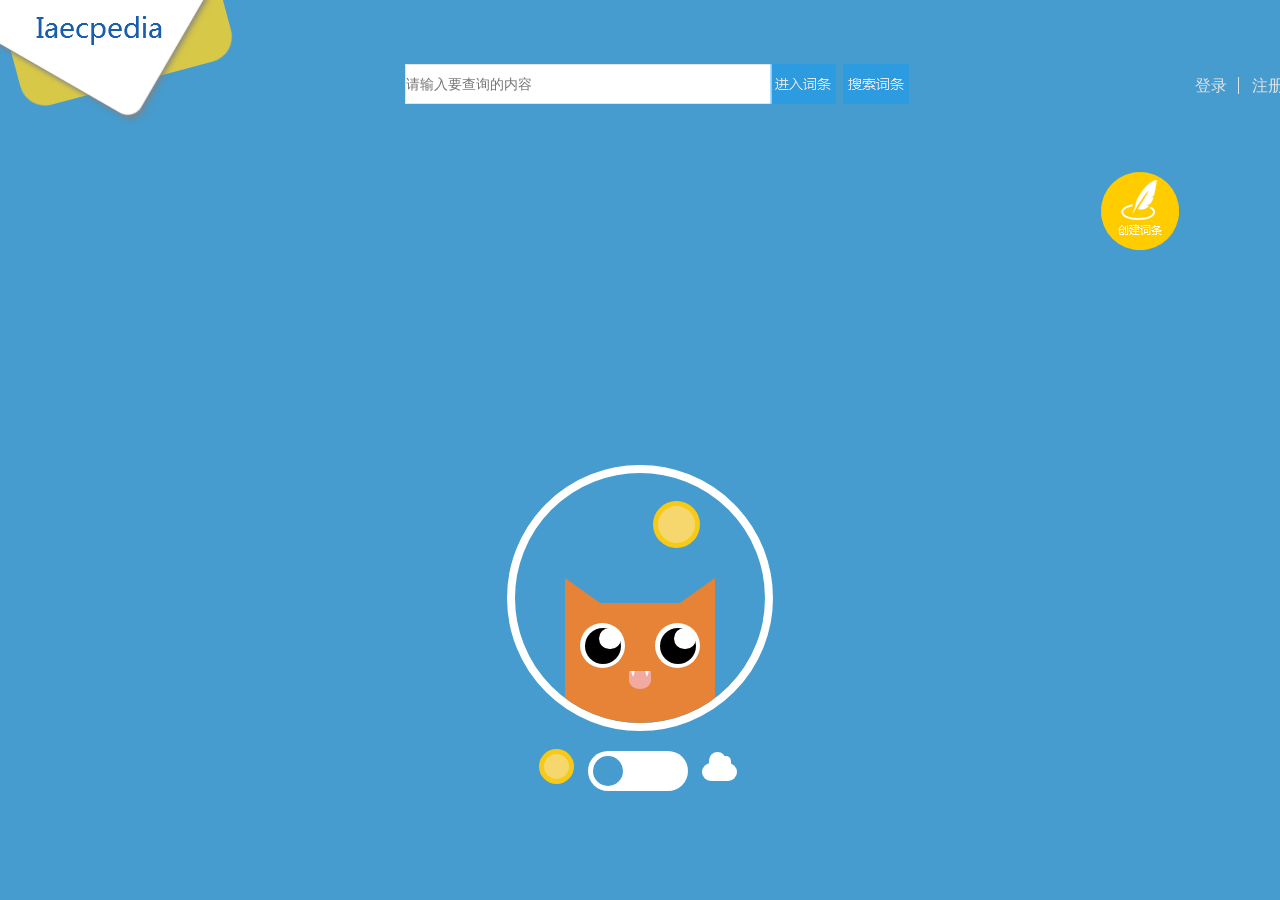
<file: code/Pedia/WebContent/STATIC-INF/index.html>
<!doctype html>
<html>
<head>
	<meta charset="utf-8">
	<title>index</title>
  <link rel="stylesheet" type="text/css" href="css/index.css">
</head>
<body>
  <div id="header">
     <img src="images/index/logo.png"> 
     <div id="scr_wrapper">
       <input type="text" id="keyword" placeholder="请输入要查询的内容">
       <a href="javascript:void(0)" id="entry"><img src="images/index/enter.png"></a>
       <a href="javascript:void(0)" id="search"><img src="images/index/search.png"></a> 
       <div id="about">
       <a href="about/login.html" id="login">登录</a>
       <span id="or"></span>
       <a href="about/register.html" id="register">注册</a>
       </div>
     </div> 
  </div>
  <a href="javascript:void(0)" id="create"><img src="images/index/create.png"></a>
	<div class="container center">
  <div class="row">
    <div class="col-xs-12">
      <div class="circle">
        <div id="sun">
        </div>
        <div id="cloud">
        </div>
        <div class="cat">
          <div class="left-eye">
            <div class="pupil">
              <div class="light"></div>
              <div class="eyelid"></div>
            </div>
          </div>
          <div class="right-eye">
            <div class="pupil">
              <div class="light"></div>
              <div class="eyelid"></div>
            </div>
          </div>
          <div class="mouth"></div>
        </div>
      </div>
    </div>
  </div>
  <div class="row">
    <div class="col-xs-12 centered-text">
      <div class="sun-icon"></div>
      <label class="switch">
                        <input type="checkbox">
                        <div class="slider"></div>
                    </label>
      <div class="cloud-icon"></div>
    </div>
  </div>
</div>
<script type="text/javascript" src="scripts/jquery-2.2.1.js"></script>
<script type="text/javascript" src="scripts/index.js"></script>
</body>
</html>
</file>
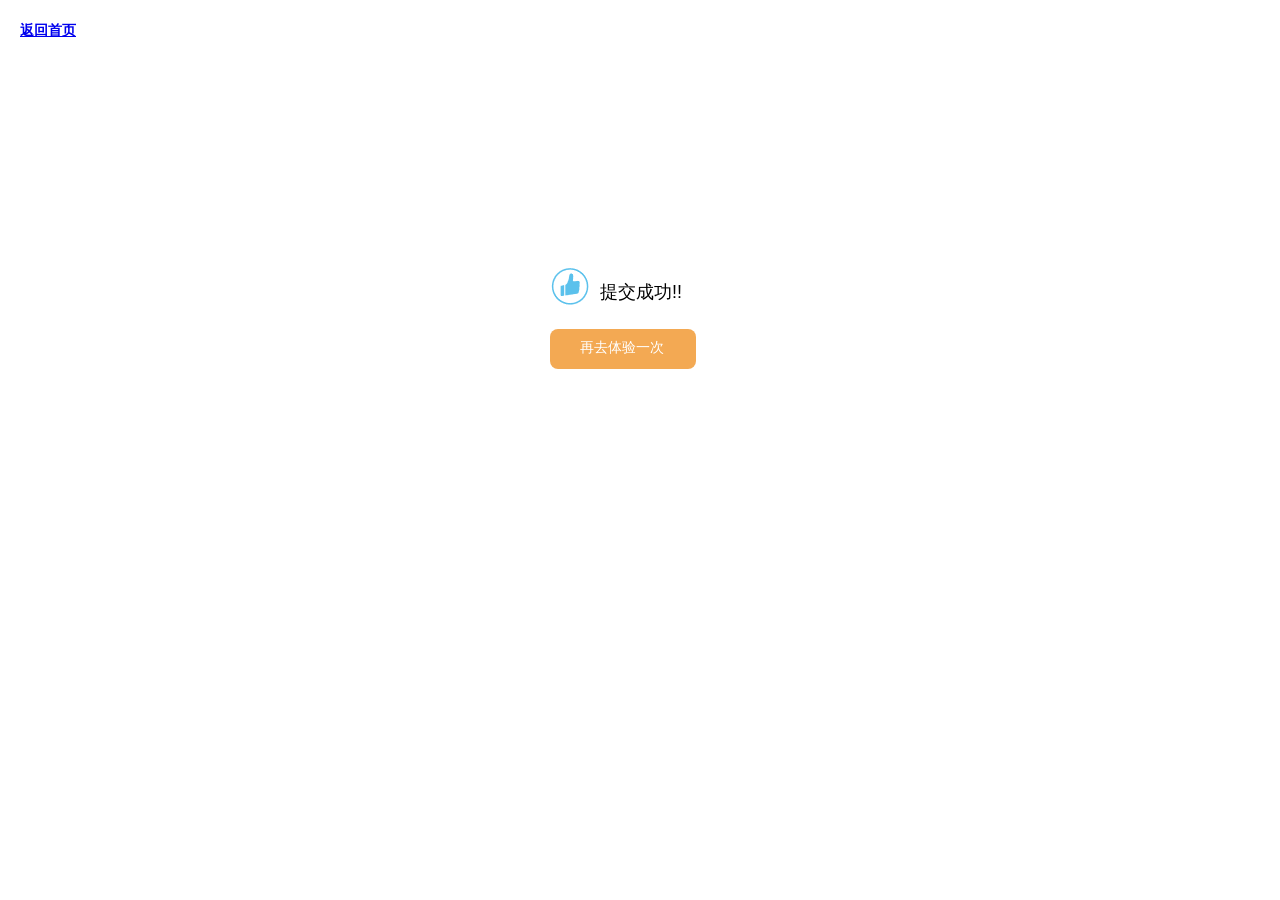
<file: code/Pedia/WebContent/STATIC-INF/about/createDone.html>
<!doctype html>
<html>
<head>
	<meta charset="utf-8">
	<title>createDone</title>
	<style type="text/css">
	html{
       font-family: '微软雅黑','Hiragino Sans GB', "Corbel",'Microsoft Yahei', sans-serif;
       width: 100%;
	}
	:focus{
		outline: none;
	}
	.info {
      position: absolute;
      line-height: 20px;

      left: 20px;
      top: 20px;
      color: #67ADDF;
      font-size: 14px;
      }
    #monocleMan{
      width:100%;
      height:500px;
      cursor:pointer;
    }
    .hint{
       position: relative;
       font-size: 18px;
       width: 160px;
       height: 50px;
       margin-left: auto;
       margin-right: auto;
       top: 240px;
     }
     .praise img{
     	position: relative;
     	top: 8px;
     	left: -10px;
     }
     #link{
      text-decoration: none;
        position: relative;
        font-size: 14px;
        left: -10px;
        border-radius:8px;
        width: 116px;
        height: 30px;
        display: block;
        color: white;
        background-color: #f3a953;
        margin-top: 25px;
        padding-left: 30px;
        padding-top: 10px;
        cursor: pointer;
     }
	</style>
</head>
<body>
  <div class="info">
  <b><a href="javascript:void(0)">返回首页</a></b>
  </div>
  <div class="hint">
  	<p class="praise"><img src="../images/createDone/good.png">提交成功!!</p>
  	<a id="link" href="javascript:void(0)">再去体验一次</a>
  </div>
  <script type="text/javascript" src="../scripts/jquery-2.2.1.js"></script>
  <script type="text/javascript">
    var userName="null";
    $(function(){              //如果用户是已登录状态，右上角显示用户名
      var tag="?";
      var url=decodeURI(location.href);
      if(url.indexOf(tag)!=-1){
        var tmp=url.split("?")[1];
        if(tmp!=""){
          userName=tmp.split("=")[1];
        }
      }
      $(".info").find("a").click(function(){
          window.location.href=encodeURI("../index.html"+"?"+"username="+userName);
      });
      $("#link").click(function(){
          window.location.href=encodeURI("createLemma.html"+"?"+"username="+userName);
      });
    });
	 (function snowflakeCursor() {
     var possibleEmoji = ["❄️"]
     var width = window.innerWidth;
     var height = window.innerHeight;
     var cursor = {x: width/2, y: width/2};
     var particles = [];
   function init() {
    bindEvents();
    loop();
   }
   // Bind events that are needed
   function bindEvents() {
    document.addEventListener('mousemove', onMouseMove);
    document.addEventListener('touchmove', onTouchMove);
    document.addEventListener('touchstart', onTouchMove);   
    window.addEventListener('resize', onWindowResize);
   } 
   function onWindowResize(e) {
    width = window.innerWidth;
    height = window.innerHeight;
   } 
   function onTouchMove(e) {
    if( e.touches.length > 0 ) {
      for( var i = 0; i < e.touches.length; i++ ) {
        addParticle( e.touches[i].clientX, e.touches[i].clientY, possibleEmoji[Math.floor(Math.random()*possibleEmoji.length)]);
      }
    }
   } 
   function onMouseMove(e) {    
    cursor.x = e.clientX;
    cursor.y = e.clientY;  
    addParticle( cursor.x, cursor.y, possibleEmoji[Math.floor(Math.random()*possibleEmoji.length)]);
   }  
   function addParticle(x, y, character) {
    var particle = new Particle();
    particle.init(x, y, character);
    particles.push(particle);
   } 
   function updateParticles() {  
    // Updated
    for( var i = 0; i < particles.length; i++ ) {
      particles[i].update();
    } 
    // Remove dead particles
    for( var i = particles.length -1; i >= 0; i-- ) {
      if( particles[i].lifeSpan < 0 ) {
        particles[i].die();
        particles.splice(i, 1);
      }
    }    
   } 
   function loop() {
    requestAnimationFrame(loop);
    updateParticles();
   }
   function Particle() {
     this.initialStyles ={
      "position": "absolute",
      "display": "block",
      "pointerEvents": "none",
      "z-index": "10000000",
      "fontSize": "16px",
      "will-change": "transform"
    };
    // Init, and set properties
    this.init = function(x, y, character) {
      this.velocity = {
        x:  (Math.random() < 0.5 ? -1 : 1) * (Math.random() / 2),
        y: (1 + Math.random())
      };    
      this.lifeSpan = 120 + Math.floor(Math.random() * 60); //ms     
      this.position = {x: x - 20, y: y - 20};
      this.element = document.createElement('span');
      this.element.innerHTML = character;
      applyProperties(this.element, this.initialStyles);
      this.update();     
      document.body.appendChild(this.element);
    };  
    this.update = function() {
      this.position.x += this.velocity.x;
      this.position.y += this.velocity.y;    
      this.velocity.x += (Math.random() < 0.5 ? -1 : 1) * 2 / 75;
      this.velocity.y -= Math.random() / 400;     
      this.lifeSpan--;
      this.element.style.transform = "translate3d(" + this.position.x + "px," + this.position.y + "px,0) scale(" + (this.lifeSpan / 180) + ") rotate("
     + (2 * this.lifeSpan) + "deg)";  
    }   
    this.die = function() {
      this.element.parentNode.removeChild(this.element);
    }    
  }
  // Applies css `properties` to an element.
  function applyProperties( target, properties ) {
    for( var key in properties ) {
      target.style[ key ] = properties[ key ];
    }
  }  
  init();
  })();
  </script>
</body>
</html>
</file>
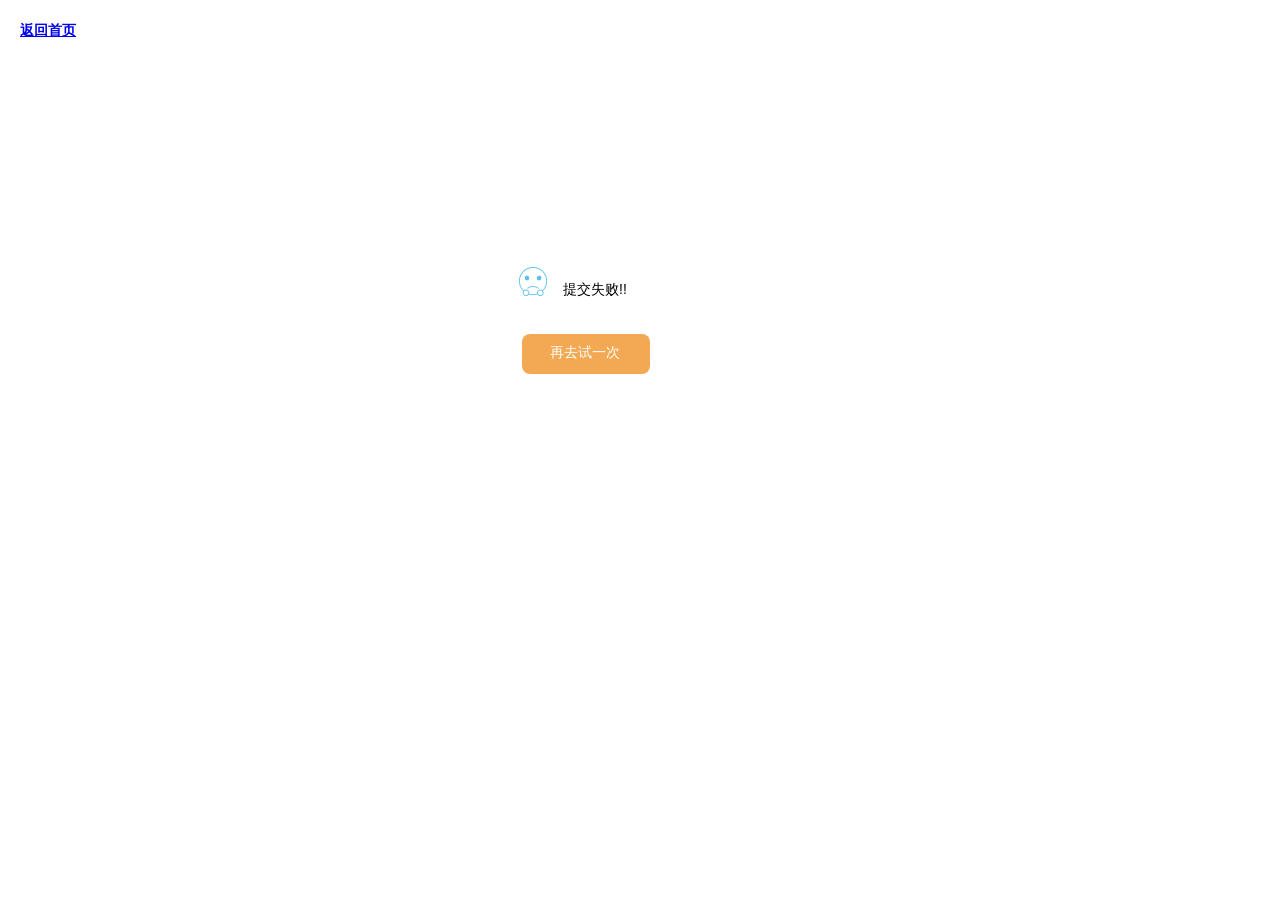
<file: code/Pedia/WebContent/STATIC-INF/about/createFail.html>
<!doctype html>
<html>
<head>
	<meta charset="utf-8">
	<title>createDone</title>
	<style type="text/css">
	html{
       font-family: '微软雅黑','Hiragino Sans GB', "Corbel",'Microsoft Yahei', sans-serif;
       width: 100%;
	}
	:focus{
		outline: none;
	}
	.info {
      position: absolute;
      line-height: 20px;

      left: 20px;
      top: 20px;
      color: #67ADDF;
      font-size: 14px;
      }
    #monocleMan{
      width:100%;
      height:500px;
      cursor:pointer;
    }
    .hint{
       position: relative;
       font-size: 14px;
       width: 560px;
       height: 50px;
       margin-left: auto;
       margin-right: auto;
       top: 240px;
     }
     .comfort{
      position: relative;
      left: 150px;
     }
     .comfort img{
     	position: relative;
     	top: 8px;
     	left: -2px;
     }
     #link{
      text-decoration: none;
      position: relative;
      font-size: 14px;
      left: 162px;
      top: 10px;
      border-radius:8px;
      width: 100px;
      height: 30px;
      display: block;
      color: white;
      background-color: #f3a953;
      margin-top: 25px;
      padding-left: 28px;
      padding-top: 10px;
      cursor: pointer;
     }
	</style>
</head>
<body>
  <div class="info">
  <b><a href="javascript:void(0)">返回首页</a></b>
  </div>
  <div class="hint">
  	<p class="comfort"><img src="../images/createFail/bad.png"><span class="bad">提交失败!!</span></p>
    <a id="link" href="javascript:void(0)">再去试一次</a>
  </div>
  
  <script type="text/javascript" src="../scripts/jquery-2.2.1.js"></script>
  <script type="text/javascript">
  var msg="";
  var userName="null";
  $(function(){
    var url=decodeURI(location.href);
    var tmp1=url.split("?")[1];
    if(tmp1!=""){
        var tmp2=tmp1.split("&")[0];
        var tmp3=tmp1.split("&")[1];
        if(tmp2!=""){
          msg=tmp2.split("=")[1];
          if(msg!=""){
            $(".bad").text(msg);
          }
        }
        if(tmp3!=""){
          userName=tmp3.split("=")[1];
        }
    }
    $(".info").find("a").click(function(){
        window.location.href=encodeURI("../index.html"+"?"+"username="+userName);
    });
    $("#link").click(function(){
        window.location.href=encodeURI("createLemma.html"+"?"+"username="+userName);
    });
});
	(function snowflakeCursor() {
     var possibleEmoji = ["❄️"]
     var width = window.innerWidth;
     var height = window.innerHeight;
     var cursor = {x: width/2, y: width/2};
     var particles = [];
  function init() {
    bindEvents();
    loop();
  }
  // Bind events that are needed
  function bindEvents() {
    document.addEventListener('mousemove', onMouseMove);
    document.addEventListener('touchmove', onTouchMove);
    document.addEventListener('touchstart', onTouchMove);   
    window.addEventListener('resize', onWindowResize);
  } 
  function onWindowResize(e) {
    width = window.innerWidth;
    height = window.innerHeight;
  } 
  function onTouchMove(e) {
    if( e.touches.length > 0 ) {
      for( var i = 0; i < e.touches.length; i++ ) {
        addParticle( e.touches[i].clientX, e.touches[i].clientY, possibleEmoji[Math.floor(Math.random()*possibleEmoji.length)]);
      }
    }
  } 
  function onMouseMove(e) {    
    cursor.x = e.clientX;
    cursor.y = e.clientY;  
    addParticle( cursor.x, cursor.y, possibleEmoji[Math.floor(Math.random()*possibleEmoji.length)]);
  }  
  function addParticle(x, y, character) {
    var particle = new Particle();
    particle.init(x, y, character);
    particles.push(particle);
  } 
  function updateParticles() {  
    // Updated
    for( var i = 0; i < particles.length; i++ ) {
      particles[i].update();
    } 
    // Remove dead particles
    for( var i = particles.length -1; i >= 0; i-- ) {
      if( particles[i].lifeSpan < 0 ) {
        particles[i].die();
        particles.splice(i, 1);
      }
    }    
  } 
  function loop() {
    requestAnimationFrame(loop);
    updateParticles();
  }
  function Particle() {
    this.initialStyles ={
      "position": "absolute",
      "display": "block",
      "pointerEvents": "none",
      "z-index": "10000000",
      "fontSize": "16px",
      "will-change": "transform"
    };
    // Init, and set properties
    this.init = function(x, y, character) {
      this.velocity = {
        x:  (Math.random() < 0.5 ? -1 : 1) * (Math.random() / 2),
        y: (1 + Math.random())
      };    
      this.lifeSpan = 120 + Math.floor(Math.random() * 60); //ms     
      this.position = {x: x - 20, y: y - 20};
      this.element = document.createElement('span');
      this.element.innerHTML = character;
      applyProperties(this.element, this.initialStyles);
      this.update();     
      document.body.appendChild(this.element);
    };  
    this.update = function() {
      this.position.x += this.velocity.x;
      this.position.y += this.velocity.y;    
      this.velocity.x += (Math.random() < 0.5 ? -1 : 1) * 2 / 75;
      this.velocity.y -= Math.random() / 400;     
      this.lifeSpan--;
      this.element.style.transform = "translate3d(" + this.position.x + "px," + this.position.y + "px,0) scale(" + (this.lifeSpan / 180) + ") rotate("
+ (2 * this.lifeSpan) + "deg)";  
    }   
    this.die = function() {
      this.element.parentNode.removeChild(this.element);
    }    
  }
  // Applies css `properties` to an element.
  function applyProperties( target, properties ) {
    for( var key in properties ) {
      target.style[ key ] = properties[ key ];
    }
  }  
  init();
})();
</script>
</body>
</html>
</file>
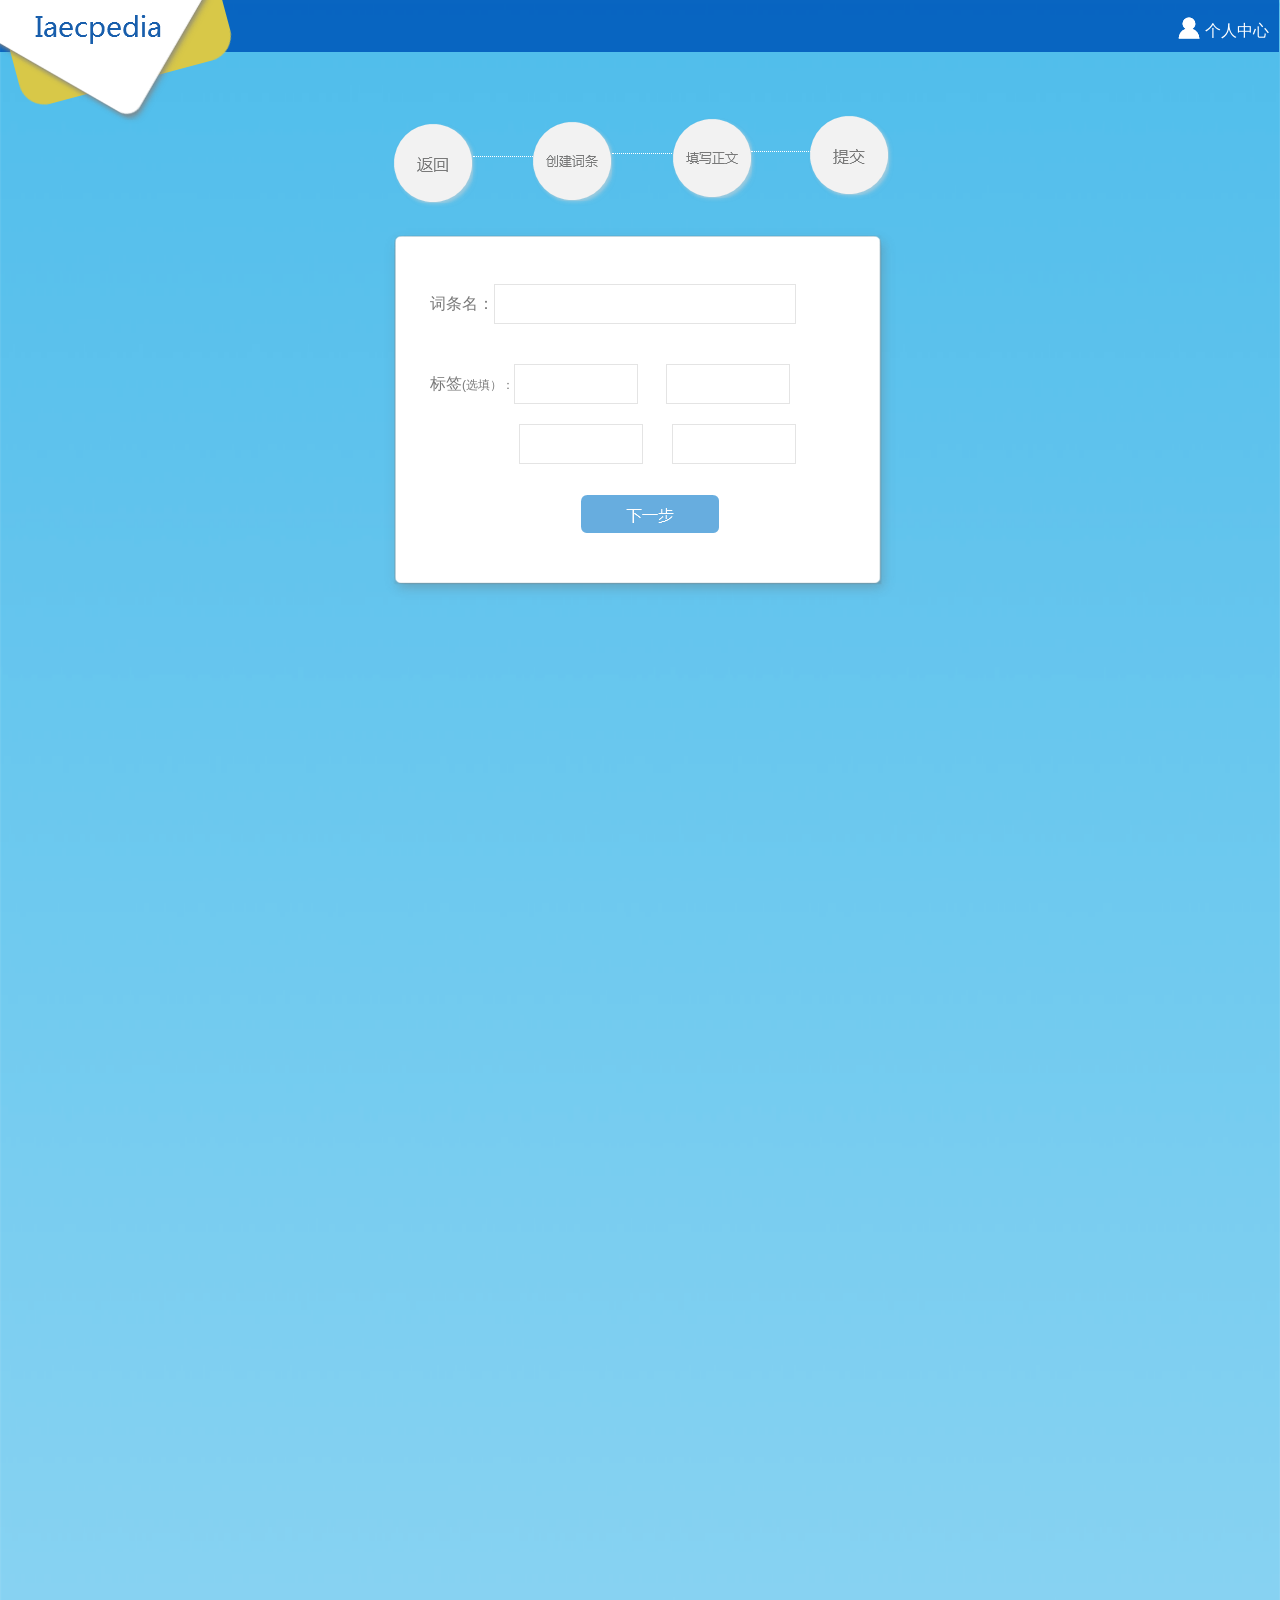
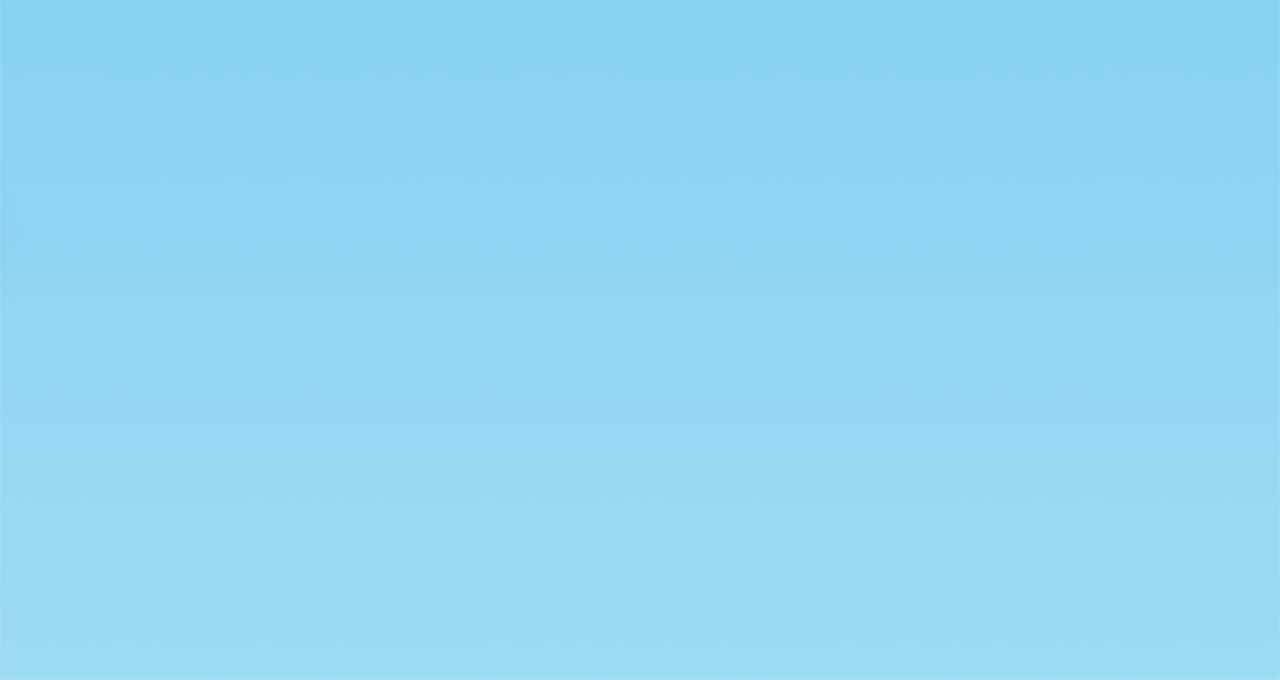
<file: code/Pedia/WebContent/STATIC-INF/about/createLemma.html>
<!doctype html>
<html>
<head>
    <meta charset="utf-8">
	<title></title>
	<link rel="stylesheet" type="text/css" href="../css/createLemma.css">
</head>
<body>
	<div id="header">
		<img src="../images/createLemma/logo.png">
		<div id="user">
			<a href="self.html"><img src="../images/createLemma/userCenter.png"><p>个人中心</p></a>			
		</div>
	</div>
    <div id="navigateBar">
    	<div id="stage0"><a href="javascript:void(0)" class="goback_default"></a></div>
    	<span class="connect span1"></span>
    	<div id="stage1"><a href="#none" class="list_default"></a></div>
    	<span class="connect span2"></span>
    	<div id="stage2"><a href="#none" class="list_default"></a></div>
    	<span class="connect span3"></span>
    	<div id="stage3"><a href="#none" class="list_default"></a></div>
    </div>
	<div id="maincontainer">
		<div id="step1">
			<p id="lemmaName">词条名：<input type="text"></p>
			<p id="labelList">标签<span class="remarks">(选填）：</span><input type="text" class="tag1 tag"><input type="text" class="tag2 tag"><br/><input type="text" class="tag3 tag"><input type="text" class="tag4 tag"></p>
			<a id="scr1"><img src="../images/createLemma/next.png"></a>
		</div>
		<div id="step2">
	        <p class="textLabel">正文</p>
	        <textarea id="text"></textarea>
	        <a id="pre"><img src="../images/createLemma/pre.png"></a>
	        <a id="next"><img src="../images/createLemma/next.png"></a>
		</div>
		<div id="step3">
		    <form id="upload_form">
		    <input type="text" id="lemmaId" name="eid" value="" style="display:none">
			<input type="text" id="lemma" name="entryName" readonly="readonly">
			<p id="labelmark">标签</p>
			<div id="tags">
			    <input type="text" name="label1" class="tally tally1" style="display:none" value="">
			    <input type="text" name="label2" class="tally tally2" style=" display:none" value="">
			    <input type="text" name="label3" class="tally tally3" style="display:none" value="">
			    <input type="text" name="label4" class="tally tally4" style="display:none" value="">
			</div>
			<span id="verLine"></span>
			<div id="starboard">
				<input type="file" name="file" id="upload" accept="image/*" style="display:none">
	            <a id="addPhoto"><img src="../images/createLemma/addPhoto.png" alt="预览图"></a>
			</div>
			<span class="cutLine cut"></span>
			<p class="textLabel label2">正文</p>
			<p class="textArea"></p>
			<input type="text" readonly="readonly" name="entryContent" id="realText" style=" opacity: 0;">
			<a id="prev"><img src="../images/createLemma/pre.png"></a>
	        <input id="submit" type="button"/>
	        </form>
		</div>
	</div>
	<script type="text/javascript" src="../scripts/jquery-2.2.1.js"></script>
	<script type="text/javascript" src="../scripts/createLemma.js"></script>
</body>
</html>
</file>
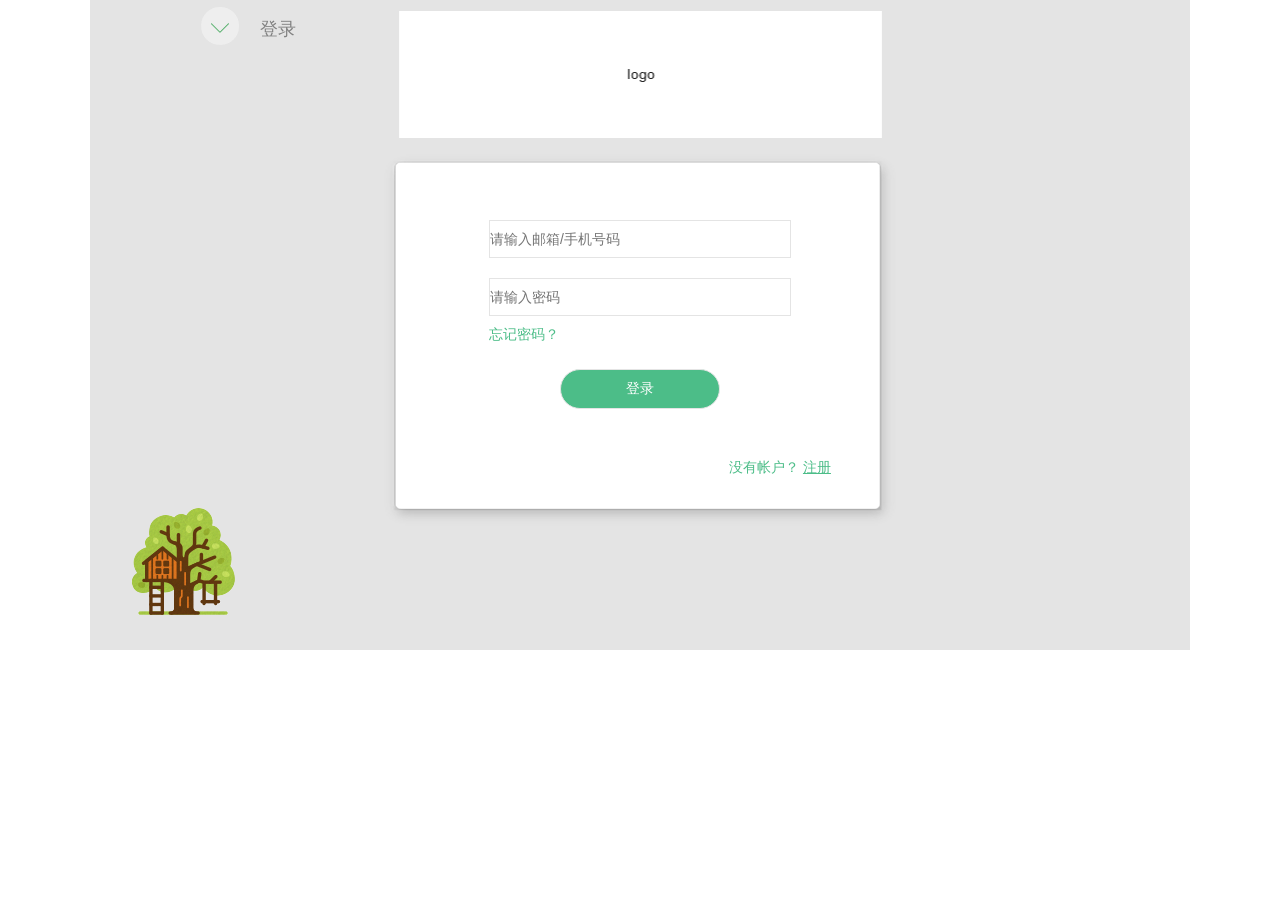
<file: code/Pedia/WebContent/STATIC-INF/about/login.html>
<!doctype html>
<html>
	<meta charset="utf-8">
<head>
<title>log</title>
<link rel="stylesheet" type="text/css" href="../css/login.css">
</head>
<body>
	<div id="mainwindow">
		<div id="header">
			<div id="tip">
				<div id="wrapper">
					<a id="goback" href="#"><img src="../images/login/goback.png"></a>
					<p id="log">登录</p>
				</div>
			</div>
			<img id="logo" src="../images/login/logo.png" alt="logo" />
		</div>
		<div id="maincontainer">
			<form action="#" method="POST">
				<p>
					<input type="text" name="username" id="username" class="label"
						placeholder="请输入邮箱/手机号码" required /><br /> <input
						type="password" name="password" id="password" class="label"
						placeholder="请输入密码" required /><br />
				</p>
				<p>
					<a class="hint" href="findBackPsw.html">忘记密码？</a>
				</p>
				<p>
					<input type="button" id="submit" value="登录">
				</p>
				<p id="login">
					<span id="span1">没有帐户？</span> <span id="span2"><a
						href="register.html">注册</a></span>
				</p>
			</form>
		</div>
		<div id="footer">
			<img id="tree" src="../images/login/tree.png" alt="a tree" />
		</div>
	</div>
	<script src="../scripts/jquery-1.6.2.js"></script>
	<script src="../scripts/login.js"></script>
</body>
</html>
</file>
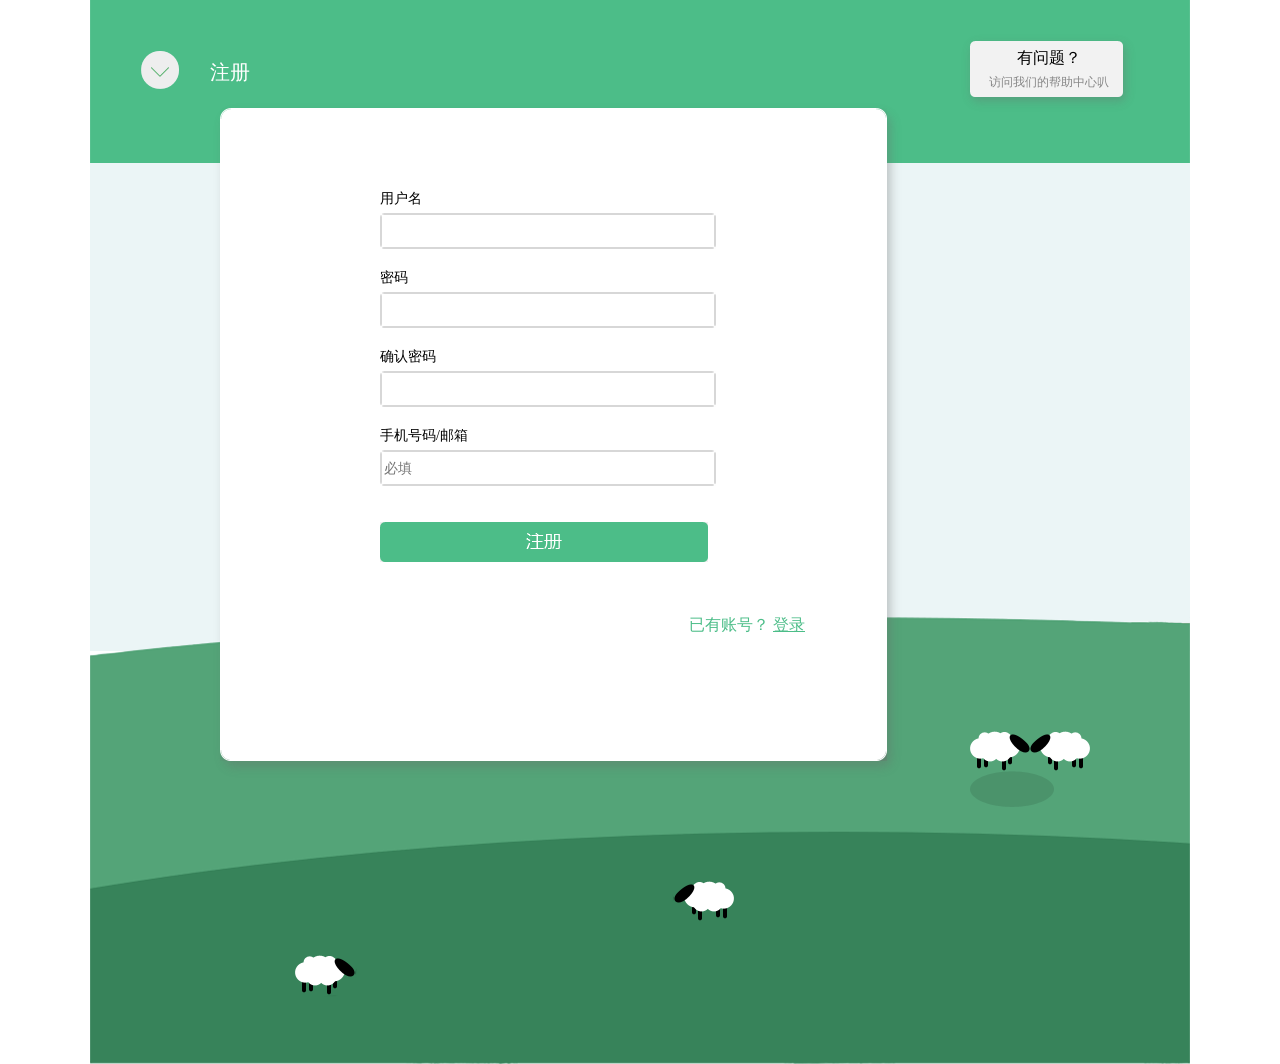
<file: code/Pedia/WebContent/STATIC-INF/about/register.html>
<!DOCTYPE html>
<html lang="en">
<head>
<meta charset="UTF-8">
<title>register</title>
<link rel="stylesheet" type="text/css" href="../css/register.css">
<script type="text/javascript" src="../scripts/jquery-2.2.1.js"></script>
<script type="text/javascript" src="../scripts/jquery.rotate.min.js"></script>
<script type="text/javascript" src="../scripts/register.js"></script>
</head>
<body>
	<div id="all">
		<div id="back_Btn">
			<a href="login.html"><img
				src="../images/register/goback_default.png" alt="回退按钮" /></a>
			<p>注册</p>
		</div>
		<div id="help_Btn">
			<div>
				<p>有问题？</p>
				<p class="little_Font">访问我们的帮助中心叭</p>
			</div>
		</div>
		<div id="content_Table">
			<div id="register_Form">
				<p class="label">用户名</p>
				<input type="text" name="nickName" required> <br>
				<!-- <p class="label">所属学校（请选择）</p>
				<select name="school">
					<option value="1">华南理工大学</option>
					<option value="2">中山大学</option>
					<option value="3">广州大学</option>
					<option value="4">广州工业大学</option>
					<option value="5">广州外语外贸大学</option>
					<option value="6">广州中医药大学</option>
					<option value="7">华南师范大学</option>
					<option value="8">广州美术学院</option>
					<option value="9">广东医学院</option>
					<option value="10">星海音乐学院</option>
				</select> <br> -->
				<p class="label" id="password">密码</p>
				<input type="password" name="password" required> <br>
				<p class="label" id="pwdConfirm">确认密码</p>
				<input type="password" name="passwordConfirm" required> <br>
				<p class="label" id="account">手机号码/邮箱</p>
				<input type="text" name="contactInfo" placeholder="必填" required>
				<br> <br> <br>
				<button name="register" id="register_Btn" value=""
					onclick="register()"></button>
			</div>
			<p id="login">
				<span>已有账号？</span> <a href="login.html">登录</a>
			</p>
		</div>
		<div id="footer">
			<img src="../images/register/twoSheep.png" alt="小羊" id="twoSheep" />
			<img src="../images/register/leftSheep.png" alt="小羊" id="leftSheep" />
			<img src="../images/register/rightSheep.png" alt="小羊" id="rightSheep" />
		</div>
	</div>

</body>
</html>
</file>
<file: code/Pedia/WebContent/STATIC-INF/css/index.css>
*{
  margin:0;
  padding: 0;
}
:focus{
  outline: none;
}
body{
      background-color: #469CCE;
      transition: background-color 1s linear;
      -webkit-transition: background-color 1s linear;
      -moz-transition: background-color 1s linear;
      -o-transition: background-color 1s linear;
     }
#scr_wrapper{
  position: relative;
  width: 950px;
  height: 42px;
  margin-right: auto;
  margin-left: auto;
  top: -66px;
}
#scr_wrapper a{
  font-size: 16px;
  color: #e4e4e4;
  text-decoration: none;
  font-family: '微软雅黑','Hiragino Sans GB', "Corbel",'Microsoft Yahei', sans-serif;
}
#scr_wrapper a:hover{
  text-decoration: underline;
}
#keyword{
  position: relative;
  left: 240px;
  top: -16px;
  width: 365px;
  height: 38px;
  border: 1px solid #E4E4E4;   
  font-size: 14px;
  font-family: '微软雅黑','Hiragino Sans GB', "Corbel",'Microsoft Yahei', sans-serif;
  color: #434343;
}
#entry{
  position: relative;
  left: 233px;
}
#search{
  position: relative;
  left: 234px;
}
#about{
  position: relative;
  height: 24px;
  width: 100px;
  top: -44px;
  left: 1030px;
}
#or{
  border:none;
  border-left:1px solid #e4e4e4;
  height:15px;
  width:1px;
  position: relative;
  left:7px;
}
#register{
  position: relative;
  left: 20px;
}
#create{
  position: fixed;
  float: right;
  right:100px;
}
.user{
  position: relative;
  width: 170px;
  left: 20px;
  color: #ffffff;
  font-size: 14px;
  font-family: '微软雅黑','Hiragino Sans GB', "Corbel",'Microsoft Yahei', sans-serif;
  cursor: pointer;
}
.user:hover{
  text-decoration: underline;
}
    .center {
      position: absolute;
      left: 50%;
      top: 70%;
      transform: translate(-50%, -50%);
    }
    .circle {
      position: relative;
      margin: 0 auto;
      margin-bottom: 20px;
      width: 23%;
      min-width: 250px;
      min-height: 250px;
      border-radius: 50%;
      background-color: inherit;
      border: 8px solid white;
      overflow: hidden;
    }
    .circle:after {
      display: block;
      content: "";
      padding-bottom: 100%;
    }
    .cat {
      position: absolute;
      bottom: -20px;
      left: 20%;
      height: 55%;
      width: 60%;
      background-color: #E78336;
      border-bottom-style: solid;
      border-bottom-color: #E78336;
      transition: background-color 1s linear, border-bottom-color 1s linear;
      -webkit-transition: background-color 1s linear, border-bottom-color 1s linear;
      -moz-transition: background-color 1s linear, border-bottom-color 1s linear;
      -o-transition: background-color 1s linear, border-bottom-color 1s linear;
      animation: bouncy-cat 2s ease-in-out infinite;
      -webkit-animation: bouncy-cat 2s ease-in-out infinite;
      -moz-animation: bouncy-cat 2s ease-in-out infinite;
      -o-animation: bouncy-cat 2s ease-in-out infinite;
    }
    .cat:before,
    .cat:after {
      position: absolute;
      content: "";
      bottom: 100%;
      border-bottom-style: solid;
      border-bottom-width: 25px;
      border-bottom-color: inherit;
    }
    .cat:before {
      border-left: 0px solid transparent;
      border-right: 35px solid transparent;
    }
    .cat:after {
      border-left: 35px solid transparent;
      border-right: 0px solid transparent;
      right: 0;
    }
    @keyframes bouncy-cat {
      0% {
        bottom: -20px;
      }
      50% {
        bottom: -30px;
      }
      100% {
        bottom: -20px;
      }
    }
/* CAT'S EYES */
  .left-eye,
  .right-eye {
    position: absolute;
    top: 15%;
    width: 30%;
    height: auto;
    padding-top: 30%;
    border-radius: 50%;
    background-color: white;
    overflow: hidden;
  }
  .left-eye {
    left: 10%;
  }
  .right-eye {
    right: 10%;
  }
  .pupil {
    position: absolute;
    bottom: 10%;
    left: 10%;
    width: 80%;
    height: auto;
    padding-top: 80%;
    border-radius: 50%;
    background-color: black;
  }
 .light {
    position: absolute;
    top: 0;
    right: 0;
    width: 60%;
    height: auto;
    padding-top: 60%;
    border-radius: 50%;
    background-color: white;
  }
  .eyelid {
    position: absolute;
    left: -20%;
    bottom: 120%;
    width: 140%;
    height: 140%;
    background-color: #E78336;
    transition: background-color 1s linear;
    -webkit-transition: background-color 1s linear;
    -moz-transition: background-color 1s linear;
    -o-transition: background-color 1s linear;
    transition: bottom 0.5s linear;
    -webkit-transition: bottom 0.5s linear;
    -moz-transition: bottom 0.5s linear;
    -o-transition: bottom 0.5s linear;
  }
/* CAT'S MOUTH */
  .mouth {
    position: absolute;
    top: 50%;
    left: 42.5%;
    width: 15%;
    height: 13%;
    border-radius: 0 0 90% 90%;
    background-color: #F1A9A0;
    overflow: hidden;
    transition: border-radius 0.25s linear;
    -webkit-transition: border-radius 0.25s linear;
    -moz-transition: border-radius 0.25s linear;
    -o-transition: border-radius 0.25s linear;
    transition-delay: 0.25s;
    -webkit-transition-delay: 0.25s;
    -moz-transition-delay: 0.25s;
    -o-transition-delay: 0.25s;
  }
  .mouth:before,
  .mouth:after {
    position: absolute;
    display: block;
    content: "";
    top: 0;
    border-top: 6px solid white;
    border-left: 2px solid transparent;
    border-right: 2px solid transparent;
  }
  .mouth:before {
    left: 10%;
  }
  .mouth:after {
    right: 10%;
  }
/* SUNNY */
  .sun {
    position: absolute;
    width: 15%;
    height: auto;
    padding-top: 15%;
    border-radius: 50%;
    background-color: #F5D76E;
    box-shadow: 0px 0px 0px 5px #F7CA18;
    animation: sunny 2s infinite ease-in-out;
    -webkit-animation: sunny 2s infinite ease-in-out;
    -moz-animation: sunny 2s infinite ease-in-out;
    -o-animation: sunny 2s infinite ease-in-out;
    transition: left 1s linear, top 1s linear;
    -webkit-transition: left 1s linear, top 1s linear;
    -moz-transition: left 1s linear, top 1s linear;
    -o-transition: left 1s linear, top 1s linear;
  }
  @keyframes sunny {
    0% {
      box-shadow: 0px 0px 0px 5px #F7CA18;
    }
    50% {
      box-shadow: 0px 0px 0px 8px #F7CA18;
    }
    100% {
      box-shadow: 0px 0px 0px 5px #F7CA18;
    }
  }
/* CLOUDY */
  .cloud {
    position: absolute;
    top: 22%;
    width: 35%;
    height: 12.5%;
    border-radius: 50px;
    background-color: white;
    animation: bouncy-cloud 2s infinite ease-in-out;
    -webkit-animation: bouncy-cloud 2s infinite ease-in-out;
    -moz-animation: bouncy-cloud 2s infinite ease-in-out;
    -o-animation: bouncy-cloud 2s infinite ease-in-out;
    transition: left 1s linear;
    -webkit-transition: left 1s linear;
    -moz-transition: left 1s linear;
    -o-transition: left 1s linear;
  }
  .cloud:before,
  .cloud:after,
  .cloud-icon:before,
  .cloud-icon:after {
    position: absolute;
    content: "";
    border-radius: 50px;
    background-color: inherit;
  }
  .cloud:before,
  .cloud-icon:before {
    left: 20%;
    top: -60%;
    width: 50%;
    height: 150%;
  }
  .cloud:after,
  .cloud-icon:after {
    right: 15%;
    top: -40%;
    width: 30%;
    height: 90%;
  }
  @keyframes bouncy-cloud {
    0% {
      width: 35%;
      height: 12.5%;
    }
    50% {
      width: 38%;
      height: 14%;
    }
    100% {
      width: 35%;
      height: 12.5%;
    }
  }
/* BUTTON */
  .sun-icon {
    width: 25px;
    height: 25px;
    border-radius: 50%;
    background-color: #F5D76E;
    box-shadow: 0px 0px 0px 5px #F7CA18;
    display: inline-block;
    position: relative;
    top: -12.5px;
    margin-right: 15px;
  }
  .cloud-icon {
    width: 35px;
    height: 18px;
    border-radius: 50px;
    background-color: white;
    display: inline-block;
    position: relative;
    top: -10px;
    margin-left: 10px;
  }
  .centered-text {
    text-align: center;
  }
  .switch {
    width: 100px;
    height: 40px;
    display: inline-block;
  }
  .switch input {
    display: none;
  }
  .slider {
    position: absolute;
    background-color: white;
    width: inherit;
    height: inherit;
    border-radius: 34px;
    cursor: pointer;
  }
  .slider:before {
    position: absolute;
    left: 5px;
    top: 5px;
    content: "";
    height: 30px;
    width: 30px;
    border-radius: 50px;
    background-color: #469CCE;
    transition: .4s, background-color 1s linear;
    -webkit-transition: .4s, background-color 1s linear;
    -moz-transition: .4s, background-color 1s linear;
    -o-transition: .4s, background-color 1s linear;
  }
  input:checked + .slider:before {
    background-color: #2c3e50;
  }
  input:checked + .slider:before {
    -webkit-transform: translateX(60px);
    -ms-transform: translateX(60px);
    transform: translateX(60px);
  }
</file>
<file: code/Pedia/WebContent/STATIC-INF/css/createLemma.css>
*{
	padding:0;
	margin:0;
}
:focus{
	outline: none;
}
html{
	height: 2280px;
	background: url(../images/createLemma/background.png) no-repeat transparent;
	background-size: 100% 100%;
}
body{
	height: 2280px;
	color: #ffffff;
    font-family: '微软雅黑','Hiragino Sans GB', "Corbel",'Microsoft Yahei', sans-serif;
}
body a{
	color: #ffffff;
    font-family: '微软雅黑','Hiragino Sans GB', "Corbel",'Microsoft Yahei', sans-serif;
}
#header{
	position: relative;
	left: -1px;
	top: -1px;
	height: 54px;
	background:url(../images/createLemma/header.png) no-repeat transparent;
	background-size: 101% 100%;
}
#header>img{
	display: block;
}
#user{
	position: relative;
	top: -120px;
	float: right;
	right: 10px;
	width: 96px;
	height: 40px;
}
#user img{
	position: relative;
	top: 8px;
}
#user p{
	display: inline-block;
}
#user p:hover{
	text-decoration: underline;
}
#navigateBar{
	margin-left: auto;
	margin-right: auto;
	position: relative;
	width:500px;
	height: 90px;
	top: 50px;
}
#navigateBar div{
	position: relative;
	width: 90px;
	height: 90px;
}
#navigateBar div>a{
	display: inline-block;
	width: 90px;
	height: 90px;
}
#stage0>a{
	cursor: pointer;
}
#stage0{
    top: 16px;
    left: 0px;
}
.goback_default{
	background:url(../images/createLemma/goback_default.png) no-repeat transparent;
}
.goback_hover{
	background:url(../images/createLemma/goback_hover.png) no-repeat transparent;
}
.connect{
	position:relative;
	display: inline-block;
	top: -50px;
    border:none;
    border-top:1px dotted #ffffff;
    height: 1px;
    width: 60px;
}
.span1{
	top: -50px;
	left:83px;
}
#stage1>.list_default{
	background:url(../images/createLemma/stage1.png) no-repeat transparent;
}
#stage1>.list_focus{
	background:url(../images/createLemma/stage1_focus.png) no-repeat transparent;
}
#stage1{
	left:139px;
	top: -94px;
}
#stage1>a{
	cursor:default;
}
.span2{
	left: 222px;
	top: -161px;
}
#stage2>.list_default{
	background:url(../images/createLemma/stage2.png) no-repeat transparent;
}
#stage2>.list_focus{
	background:url(../images/createLemma/stage2_focus.png) no-repeat transparent;
}
#stage2{
	left: 279px;
	top: -205px;
}
#stage2>a{
	cursor:default;
}
.span3{
	left: 361px;
	top: -271px;
}
#stage3>.list_default{
	background:url(../images/createLemma/stage3.png) no-repeat transparent;
}
#stage3>.list_focus{
	background:url(../images/createLemma/stage3_focus.png) no-repeat transparent;
}
#stage3{
	left:416px;
	top: -316px;
}
#stage3>a{
	cursor:default;
}
#maincontainer{
	position: relative;
	margin-right: auto;
	margin-left: auto;
	width: 740px;
	height: 810px;
	top: 80px;
	color: #797979;
}
#step1{
	position: relative;
	background:url(../images/createLemma/step1_background.png) no-repeat transparent;
	width: 520px;
	height: 380px;
	margin-right: auto;
	margin-left: auto;
}
#step1 p{
	position: relative;
}
input{
    height: 38px;
    border: 1px solid #E4E4E4;   
    font-size: 14px;
    font-family: '微软雅黑','Hiragino Sans GB', "Corbel",'Microsoft Yahei', sans-serif;
    color: #434343;
}
#step1 input{
	width: 300px;
}
#lemmaName{
    left: 50px;
    top: 60px;
}
#labelList input{
	width: 122px;
}
#labelList{
	left: 50px;
	top: 100px;
}
.remarks{
	font-size: 12px;
}
.tag2{
	position: relative;
	left: 28px;
}
.tag3{
	position: relative;
	left: 89px;
	top: 20px;
}
.tag4{
	position: relative;
	left: 118px;
	top: 20px;
}
#scr1{
	position: relative;
	top: 150px;
	left: 200px;
	cursor: pointer;
}
#step2{
	position: absolute;
	top: 0px;
	background:url(../images/createLemma/edit_background.png) no-repeat transparent;
	width: 740px;
	height: 810px;
	visibility: hidden;
}
#addPhoto{
	position: relative;
	top: -40px;
	left: 60px;
	cursor: pointer;
}
.cutLine{
	position:relative;
	top: 60px;
	left: 12px;
	display: inline-block;
    border:none;
    border-top:1px dotted #bcbcbc;
    height: 1px;
    width: 715px;
}
.textLabel{
	position: relative;
	top: 70px;
	left: 36px;
}
#text{
	width: 560px;
    height: 460px;
    position: relative;
    top: 90px;
    left: 80px;
    resize:none;
    overflow: hidden;
    border-color: #E4E4E4;
    font-size: 14px;
}
#pre{
    position: relative;
    top: 200px;
    left: -400px;
    cursor: pointer;
}
#next{
    position: relative;
    top:155px;
    left: 400px;
    cursor: pointer;
}
#step3{
	position: absolute;
	top: 0px;
	background:url(../images/createLemma/edit_background.png) no-repeat transparent;
	width: 740px;
	height: 840px;
	background-size: 100% 100%;
	visibility: hidden;
}
#step3 input{
  position: relative;
  border: none;   
  font-family: '微软雅黑','Hiragino Sans GB', "Corbel",'Microsoft Yahei', sans-serif;
}
#step3>form{
	height: 500px;
}
#lemma{
	width: 100px;
	height: 40px;
	left: 40px;
	top: 30px;
	background-color: #ffcc66;
    border-radius: 4px;
	color: #ffffff;
	font-size: 14px;
	padding-left: 8px;
	padding-top: 2px;
}
#labelmark{
	position: relative;
	top:60px;
	left: 44px;
	width: 40px;
	height: 20px;
}
#tags{
	position: relative;
	width: 260px;
	height: 140px;
	left: 40px;
	top: 72px;
}
.tally{
	position: relative;
	background-color: #f2f2f2;
	color: #333333;
	font-size: 11px;
	width: 70px;
	height: 30px;
	max-width: 100px;
	padding:2px;
	padding-left: 4px;
	margin:10px;
}
.blank{
	position: relative;
	background-color: #f2f2f2;
	color: #333333;
	font-size: 11px;
	width: 60px;
	height: 22px;
	max-height: 30px;
	margin:20px;
	padding-top: 8px;
	padding-left: 10px;
}
.tally1{
	top: -10px;
	left: 16px;
}
.tally2{
	top: -10px;
	left: 10px;
}
.tally3{
	top: -10px;
	left: 16px;
}
.tally4{
	top: -10px;
	left: 10px;
}
#verLine{
    border:none;
    border-left:1px dotted #d7d7d7;
    height:240px;
    width:1px;
    display: inline-block;
    position: relative;
    left:320px;
    top: -210px;
}
#starboard{
	position: relative;
	width: 340px;
	height: 254px;
	left: 340px;
	top: -416px;
}
#starboard>a{
	position: relative;
	left: 20px;
	top: 0px;
}
#starboard img{
	position: relative;
	max-width: 260px;
	max-height: 170px;
}
.cut{
	top: -482px;
}
.label2{
	width: 40px;
	height: 21px;
	top: -460px;
	left: 30px;
}
.textArea{
	position: relative;
	border:1px solid #d7d7d7;
	width: 620px;
	height: 360px;
	left: 60px;
	top: -450px;
	font-size: 14px;
}
#realText{
	position: relative;
	border:1px solid #d7d7d7;
	width: 620px;
	height: 360px;
	left: 60px;
	top: -820px;
	font-size: 14px;
	z-index: -1;
}
#prev{
	position: relative;
	left: 160px;
	top: -775px;
	cursor: pointer;
}
#submit{
	background: url(../images/createLemma/submit.png) no-repeat transparent;
	position: relative;
	top: -775px;
	left: 280px;
	width: 140px;
	height: 40px;
	cursor: pointer;
}
.errorTips{
   font-size: 12px;
   color: #cc0033;
   position: relative;
}
.tip1{
	left: 280px;
	top: -74px;
}
.tip2{
	left: 40px;
	top: -114px;
}
.tip3{
	left: 180px;
	top: -160px;
}
.hyperLink{
	color: #185eac;
	position: relative;
	top: -114px;
	left: 48px;
	font-size: 14px;
	font-family: '微软雅黑','Hiragino Sans GB', "Corbel",'Microsoft Yahei', sans-serif;
}
</file>
<file: code/Pedia/WebContent/STATIC-INF/css/login.css>
* {
  padding: 0;
  margin: 0;
  border: 0;
}

#mainwindow {
  background-color: #E4E4E4;
  height: 650px;
  width: 1100px;
  margin-right: auto;
  margin-left: auto;
}

#mainwindow p, a {
  font-family: '微软雅黑', 'Hiragino Sans GB', "Corbel", 'Microsoft Yahei',
    sans-serif;
  font-size: 14px;
  color: #4CBD88;
}

#header {
  height: 150px;
  width: 1100px;
  margin-right: auto;
  margin-left: auto;
  position: relative;
  overflow: hidden;
}

#tip {
  position: absolute;
  top: 4%;
  left: 10%;
  width: 120px;
  height: 40px;
}

#wrapper {
  width: 100%;
  position: relative;
  overflow: hidden;
}

#goback img {
  width: 40px;
  height: 40px;
  cursor: pointer;
}

p#log {
  font-size: 18px;
  color: gray;
  position: absolute;
  left: 50%;
  top: 25%;
}

#logo {
  display: block;
  margin-right: auto;
  margin-left: auto;
  padding-top: 10px;
}

#maincontainer {
  background-image: url(../images/login/smallbackground.png);
  background-repeat: no-repeat;
  background-color: transparent;
  background-position: 50% 2%;
  width: 100%;
  height: 400px;
}

form {
  display: table;
  margin-right: auto;
  margin-left: auto;
  padding-top: 60px;
}

input {
  padding: 10px 0px;
  margin: 10px;
  margin-left: 40px;
  border: 1px solid #E4E4E4;
  width: 300PX;
  font-size: 14px;
  font-family: '微软雅黑', 'Hiragino Sans GB', "Corbel", 'Microsoft Yahei',
    sans-serif;
}

input:hover {
  border: 1px solid #3CCD81;
}

input:focus {
  border-color: #E4E4E4;
}

.hint {
  padding: 0px 40px;
  text-decoration: none;
}

.hint:hover {
  text-decoration: underline;
}

#submit {
  border-radius: 20px;
  width: 160px;
  display: block;
  color: white;
  background-color: #4CBD88;
  margin-left: auto;
  margin-right: auto;
  margin-top: 25px;
  cursor: pointer;
}

.formTips1, .formTips2 {
  position: relative;
  float: right;
  color: #cc0033;
  font-size: 12px;
  font-family: '微软雅黑', 'Hiragino Sans GB';
}

.formTips1 {
  top: -100px;
  right: -40px;
}

.formTips2 {
  top: -190px;
  right: -30px;
}

.failTips {
  position: relative;
  top: -300px;
  left: 480px;
  color: #cc0033;
  font-size: 14px;
  font-family: '微软雅黑', 'Hiragino Sans GB';
}

#login {
  margin-top: 50px;
}

#span1 {
  margin-left: 280px;
}

#tree {
  margin-top: -60px;
  margin-left: 20px;
}

:focus {
  outline: 0;
}
</file>
<file: code/Pedia/WebContent/STATIC-INF/css/register.css>
html {
	width: 1100px;
	height: 1064px;
	margin-right: auto;
	margin-left: auto;
}

body {
	top: 0;
	width: 1100px;
	height: 1064px;
	margin: 0;
	background: url('../images/register/background.png') no-repeat top
		center;
}

.little_Font {
	font-size: 12px;
	margin-top: 5px;
	color: rgb(134, 134, 134);
}

.label {
	font-size: 14px;
	margin: 0;
	padding: 20px 0 5px 0;
	text-align: left;
}

.register_Btn_onTouch {
	background: url('../images/register/register_Btn_touch.png');
}

#all {
	font-family: '微软雅黑 Regular', 微软雅黑;
	font-weight: 400;
	font-style: normal;
	width: 1100px;
	height: 1064px;
	margin-right: auto;
	margin-left: auto;
	padding: 0;
}

#back_Btn {
	float: left;
	width: 550px;
	height: 100px;
}

#back_Btn a {
	display: block;
}

#back_Btn img {
	position: relative;
	top: 50px;
	left: 50px;
	width: 40px;
	height: 40px;
}

#back_Btn p {
	font-size: 20px;
	position: relative;
	top: 5px;
	left: 110px;
	width: 40px;
	height: 20px;
	margin: 0;
	padding: 10px;
	text-align: center;
	color: white;
}

#help_Btn {
	float: right;
	width: 550px;
	height: 100px;
}

#help_Btn div {
	position: relative;
	top: 30px;
	right: 50px;
	float: right;
	width: 183px;
	height: 86px;
	background: url('../images/register/help.png');
}

#help_Btn p {
	margin: 18px 0 0 0;
	text-align: center;
}

#help_Btn .little_Font {
	margin: 5px 0 0 0;
}

#content_Table {
	clear: left;
	width: 695px;
	height: 681px;
	margin: 0 0 0 120px;
	background: url('../images/register/smallbackground.png');
}

#register_Form {
	padding: 70px 0 0 170px;
}

#register_Form input {
	font-size: 14px;
	width: 328px;
	height: 30px;
	color: rgb(153, 153, 153);
	border-image-source: url('../images/register/input.png');
	border-image-slice: 1;
	outline-color: #4cbd88;
}

#register_Form input.hover {
	border-image-source: url('../images/register/input_hover.png');
}

#content_Table select {
	font-size: 14px;
	width: 332px;
	height: 36px;
	padding: 1px 0;
	text-align: center;
	color: rgb(153, 153, 153);
	border-width: 2px;
	border-color: rgb(153, 153, 153);
	border-image-source: url('../images/register/input.png');
	border-image-slice: 1;
	outline-color: #4cbd88;
}

#content_Table select.hover {
	border-image-source: url('../images/register/input_hover.png');
}

#register_Btn {
	width: 328px;
	height: 40px;
	border: none;
	outline: none;
	background-image: url('../images/register/register_Btn_Default.png');
}

#register_Btn.hover {
	background-image: url('../images/register/register_Btn_touch.png');
}

#login {
	float: right;
	margin: 50px 100px 0 0;
	color: #4cbd88;
}

#login a {
	color: #4cbd88;
}

#login a:hover {
	color: green;
}

#twoSheep {
	position: relative;
	top: -50px;
	right: 100px;
	float: right;
}

#leftSheep {
	position: relative;
	top: 155px;
	left: 175px;
}

#rightSheep {
	position: relative;
	top: 100px;
	left: 400px;
}

.highlighted {
	opacity: 0;
	color: red;
}
</file>
